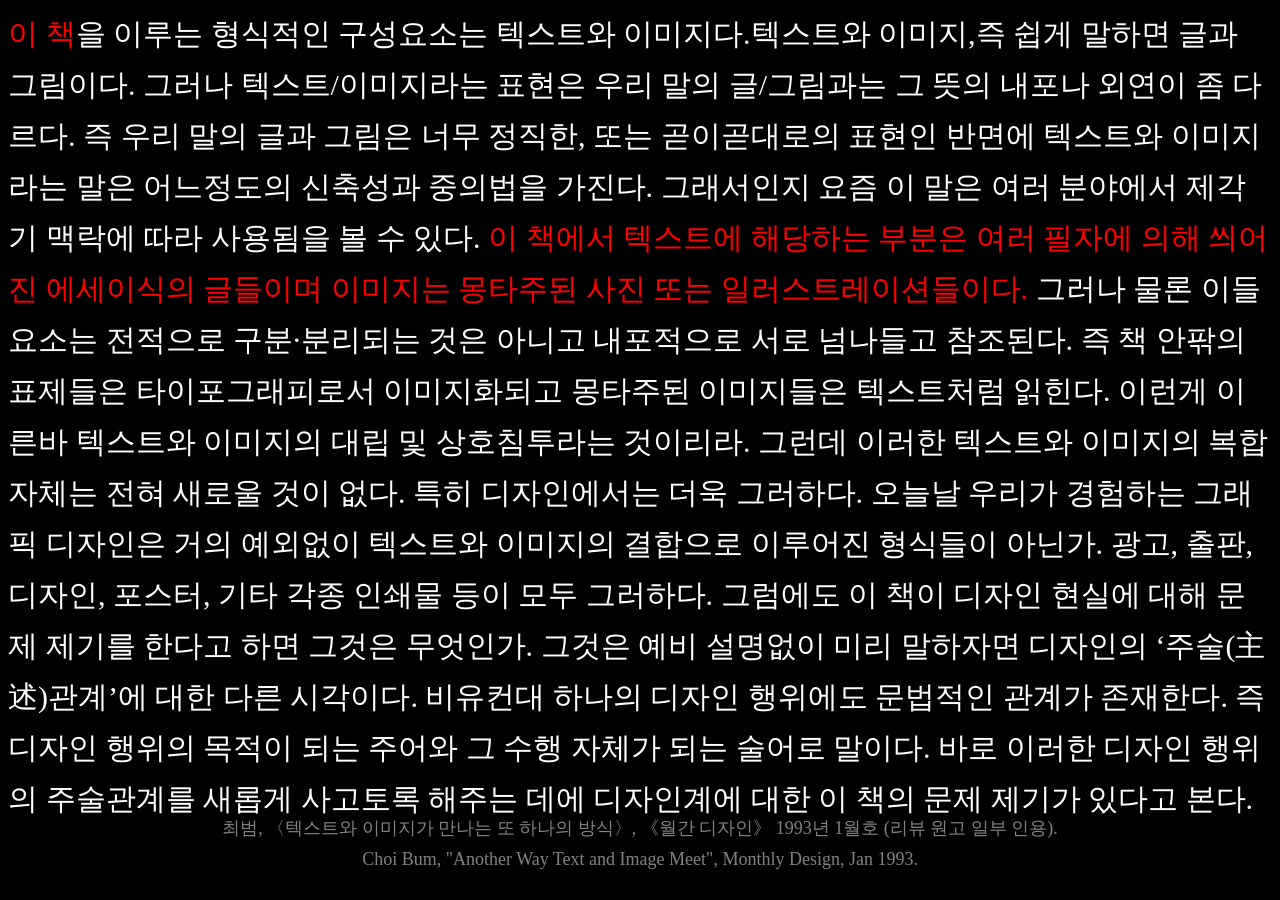
<file: index.html>
<!DOCTYPE html>
<html lang="ko"> 
<head>
	<meta charset="UTF-8">
	<meta name="viewport" content="width=device-width, initial-scale=1.0">
	<title>텍스트와 이미지가 만나는 또 하나의 방식</title>
	<meta name="description" content="텍스트와 이미지가 만나는 또 하나의 방식을 소개합니다.">
	<meta name="keywords" content="텍스트와 이미지가 만나는 또 하나의 방식, 텍스트, 이미지, 최범 비평가">
	<link rel="stylesheet" href="style.css">
</head>

<body>
	<section class="chaibom">
	<p1><a href="book.html">이 책</a>을 이루는 형식적인 구성요소는 텍스트와 이미지다.텍스트와 이미지,즉 쉽게 말하면 글과 그림이다. 그러나 텍스트/이미지라는 표현은 우리 말의 글/그림과는 그 뜻의 내포나 외연이 좀 다르다. 즉 우리 말의 글과 그림은 너무 정직한, 또는 곧이곧대로의 표현인 반면에 텍스트와 이미지라는 말은 어느정도의 신축성과 중의법을 가진다. 그래서인지 요즘 이 말은 여러 분야에서 제각기 맥락에 따라 사용됨을 볼 수 있다. <a href="list.html">이 책에서 텍스트에 해당하는 부분은 여러 필자에 의해 씌어진 에세이식의 글들이며 이미지는 몽타주된 사진 또는 일러스트레이션들이다.</a> 그러나 물론 이들 요소는 전적으로 구분·분리되는 것은 아니고 내포적으로 서로 넘나들고 참조된다. 즉 책 안팎의 표제들은 타이포그래피로서 이미지화되고 몽타주된 이미지들은 텍스트처럼 읽힌다. 이런게 이른바 텍스트와 이미지의 대립 및 상호침투라는 것이리라. 그런데 이러한 텍스트와 이미지의 복합 자체는 전혀 새로울 것이 없다. 특히 디자인에서는 더욱 그러하다. 오늘날 우리가 경험하는 그래픽 디자인은 거의 예외없이 텍스트와 이미지의 결합으로 이루어진 형식들이 아닌가. 광고, 출판, 디자인, 포스터, 기타 각종 인쇄물 등이 모두 그러하다. 그럼에도 이 책이 디자인 현실에 대해 문제 제기를 한다고 하면 그것은 무엇인가. 그것은 예비 설명없이 미리 말하자면 디자인의 ‘주술(主述)관계’에 대한 다른 시각이다. 비유컨대 하나의 디자인 행위에도 문법적인 관계가 존재한다. 즉 디자인 행위의 목적이 되는 주어와 그 수행 자체가 되는 술어로 말이다. 바로 이러한 디자인 행위의 주술관계를 새롭게 사고토록 해주는 데에 디자인계에 대한 이 책의 문제 제기가 있다고 본다.</p1>
	<p2>최범, 〈텍스트와 이미지가 만나는 또 하나의 방식〉, 《월간 디자인》 1993년 1월호 (리뷰 원고 일부 인용).</p2>
	<p3>Choi Bum, "Another Way Text and Image Meet", Monthly Design, Jan 1993.</p3>
	</section>
</body>
</html>
</file>
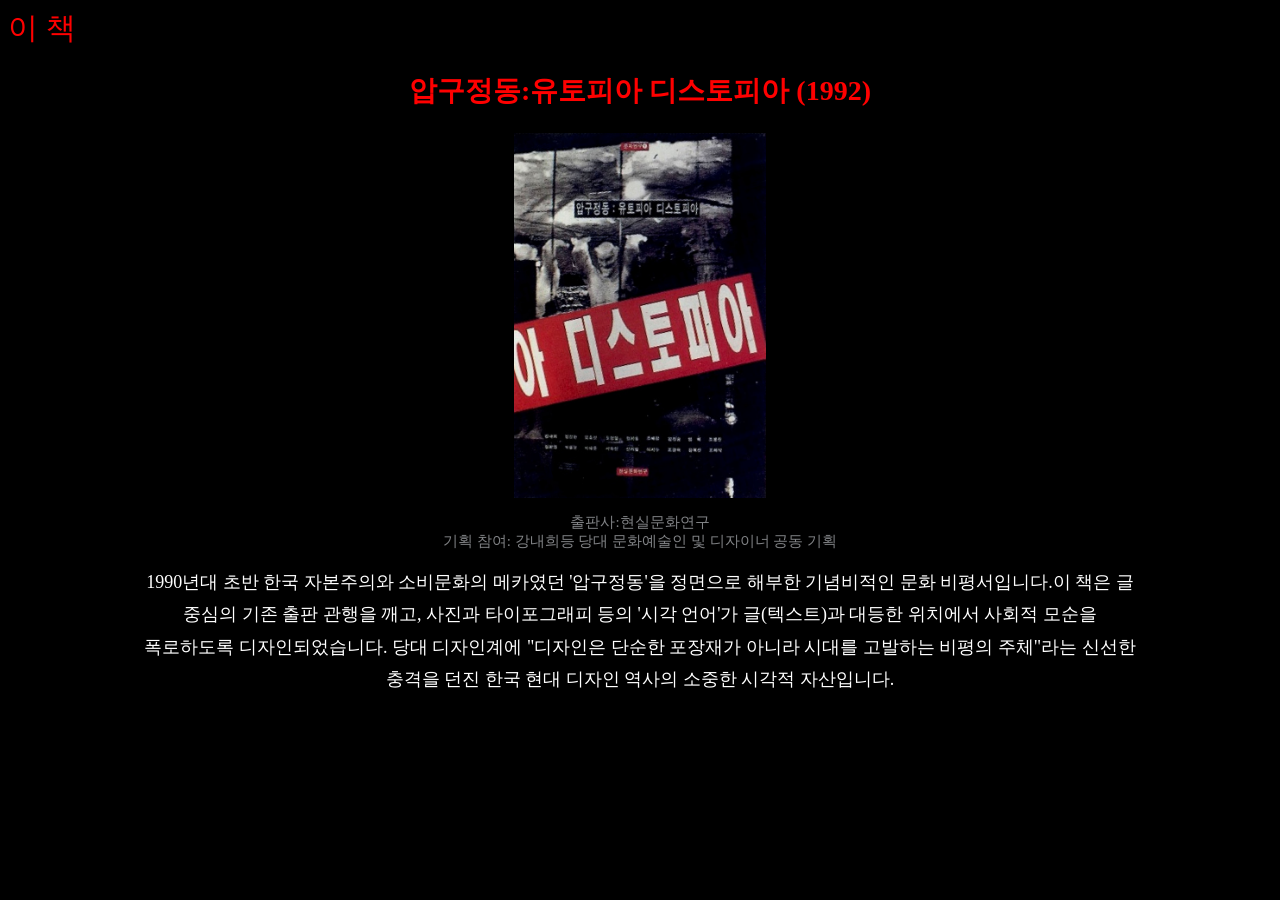
<file: book.html>
<!DOCTYPE html>
<html lang="ko"> 
<head>
	<meta charset="UTF-8">
	<meta name="viewport" content="width=device-width, initial-scale=1.0">
	<title>압구정동:유토피아 디스토피아</title>
	<meta name="description" content="압구정동:유토피아 디스토피아 페이지입니다.">
	<meta name="keywords" content="압구정동:유토피아 디스토피아">
	<link rel="stylesheet" href="style.css">
</head>
<body>
	<section class="this"> 이 책
</section>
	<section class="book">
		<h2>압구정동:유토피아 디스토피아 (1992)</h2>
		<img src="cover.jpg" alt="책표지">
</section>
	<section class="publisher">
		<p>출판사:현실문화연구<br>
			기획 참여: 강내희등 당대 문화예술인 및 디자이너 공동 기획</p>
	</section>
	<section class="des">
	1990년대 초반 한국 자본주의와 소비문화의 메카였던 '압구정동'을 정면으로 해부한 기념비적인 문화 비평서입니다.이 책은 글 중심의 기존 출판 관행을 깨고, 사진과 타이포그래피 등의 '시각 언어'가 글(텍스트)과 대등한 위치에서 사회적 모순을 폭로하도록 디자인되었습니다. 당대 디자인계에 "디자인은 단순한 포장재가 아니라 시대를 고발하는 비평의 주체"라는 신선한 충격을 던진 한국 현대 디자인 역사의 소중한 시각적 자산입니다.
	</section>
</body>
</html>
</file>
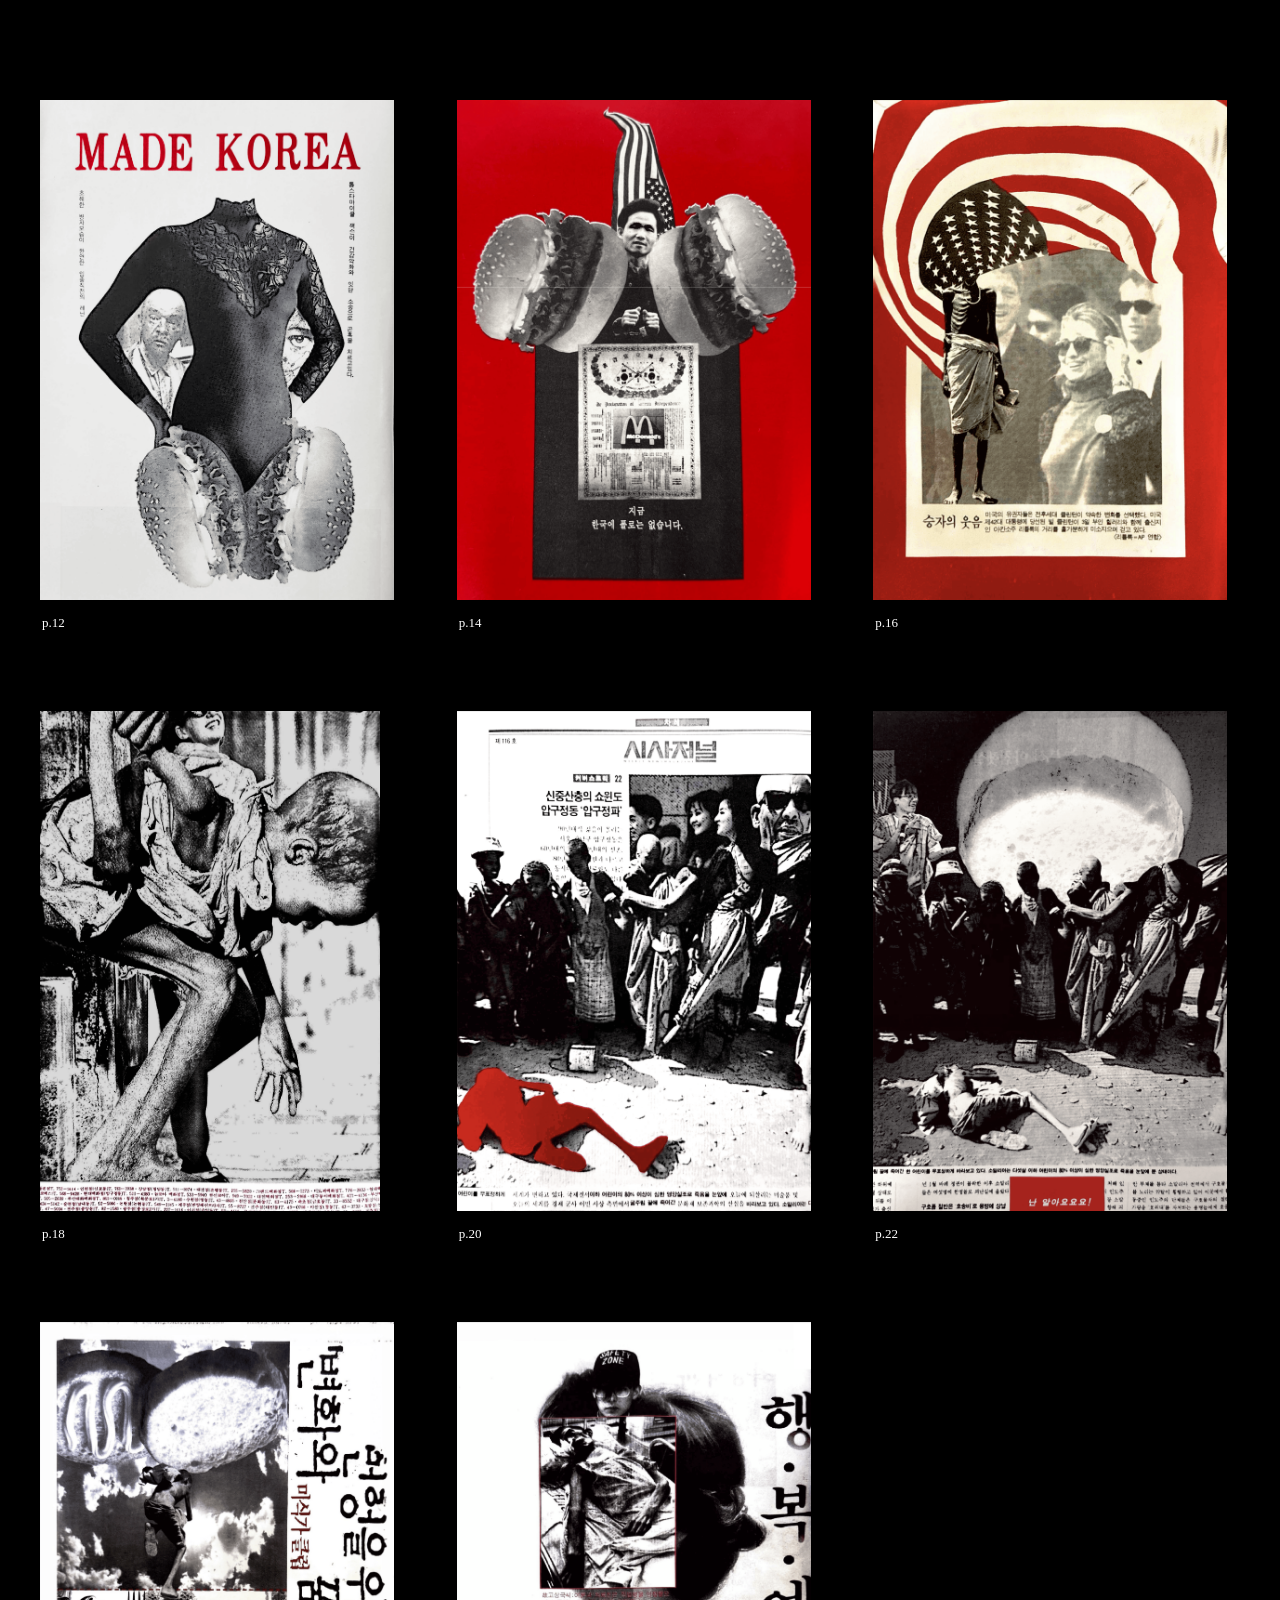
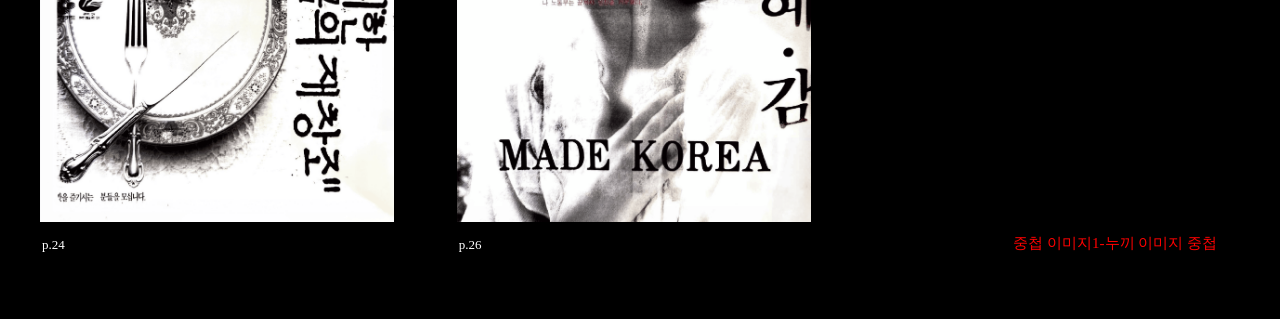
<file: overlap1.html>
<!DOCTYPE html>
<html lang="ko"> 
<head>
	<meta charset="UTF-8">
	<meta name="viewport" content="width=device-width, initial-scale=1.0">
	<title>중첩 이미지1-누끼 이미지 중첩</title>
	<meta name="description" content="중첩 이미지1-누끼 이미지 중첩 페이지입니다.">
	<meta name="keywords" content="중첩 이미지1-누끼 이미지 중첩">
	<link rel="stylesheet" href="style.css">
</head>
<body class="overlap1-page">

	<!-- <div class="overlay"></div> -->
    <div class="overlap1-grid-container">
        
        <div class="overlap1-grid-item">
            <div class="overlap1-img-box"><img src="p12.png" alt="p.12"></div>
            <p class="overlap1-caption">p.12</p>
        </div>
         <div class="overlap1-grid-item">
            <div class="overlap1-img-box"><img src="p14.png" alt="p.12"></div>
            <p class="overlap1-caption">p.14</p>
        </div>
        <div class="overlap1-grid-item">
            <div class="overlap1-img-box"><img src="p16.png" alt="p.12"></div>
            <p class="overlap1-caption">p.16</p>
        </div>
         <div class="overlap1-grid-item">
            <div class="overlap1-img-box"><img src="p18.png" alt="p.12"></div>
            <p class="overlap1-caption">p.18</p>
        </div>
         <div class="overlap1-grid-item">
            <div class="overlap1-img-box"><img src="p20.png" alt="p.12"></div>
            <p class="overlap1-caption">p.20</p>
        </div>
         <div class="overlap1-grid-item">
            <div class="overlap1-img-box"><img src="p22.png" alt="p.12"></div>
            <p class="overlap1-caption">p.22</p>
        </div>
         <div class="overlap1-grid-item">
            <div class="overlap1-img-box"><img src="p24.png" alt="p.12"></div>
            <p class="overlap1-caption">p.24</p>
        </div>
         <div class="overlap1-grid-item">
            <div class="overlap1-img-box"><img src="p26.png" alt="p.12"></div>
            <p class="overlap1-caption">p.26</p>
        </div>

        <div class="overlap1-grid-item">
        <div class="overlap1-img-box"></div> 
    
    <p class="overlap1-caption point-color">중첩 이미지1-누끼 이미지 중첩</p>
    </div>
</body>
</html>
</file>
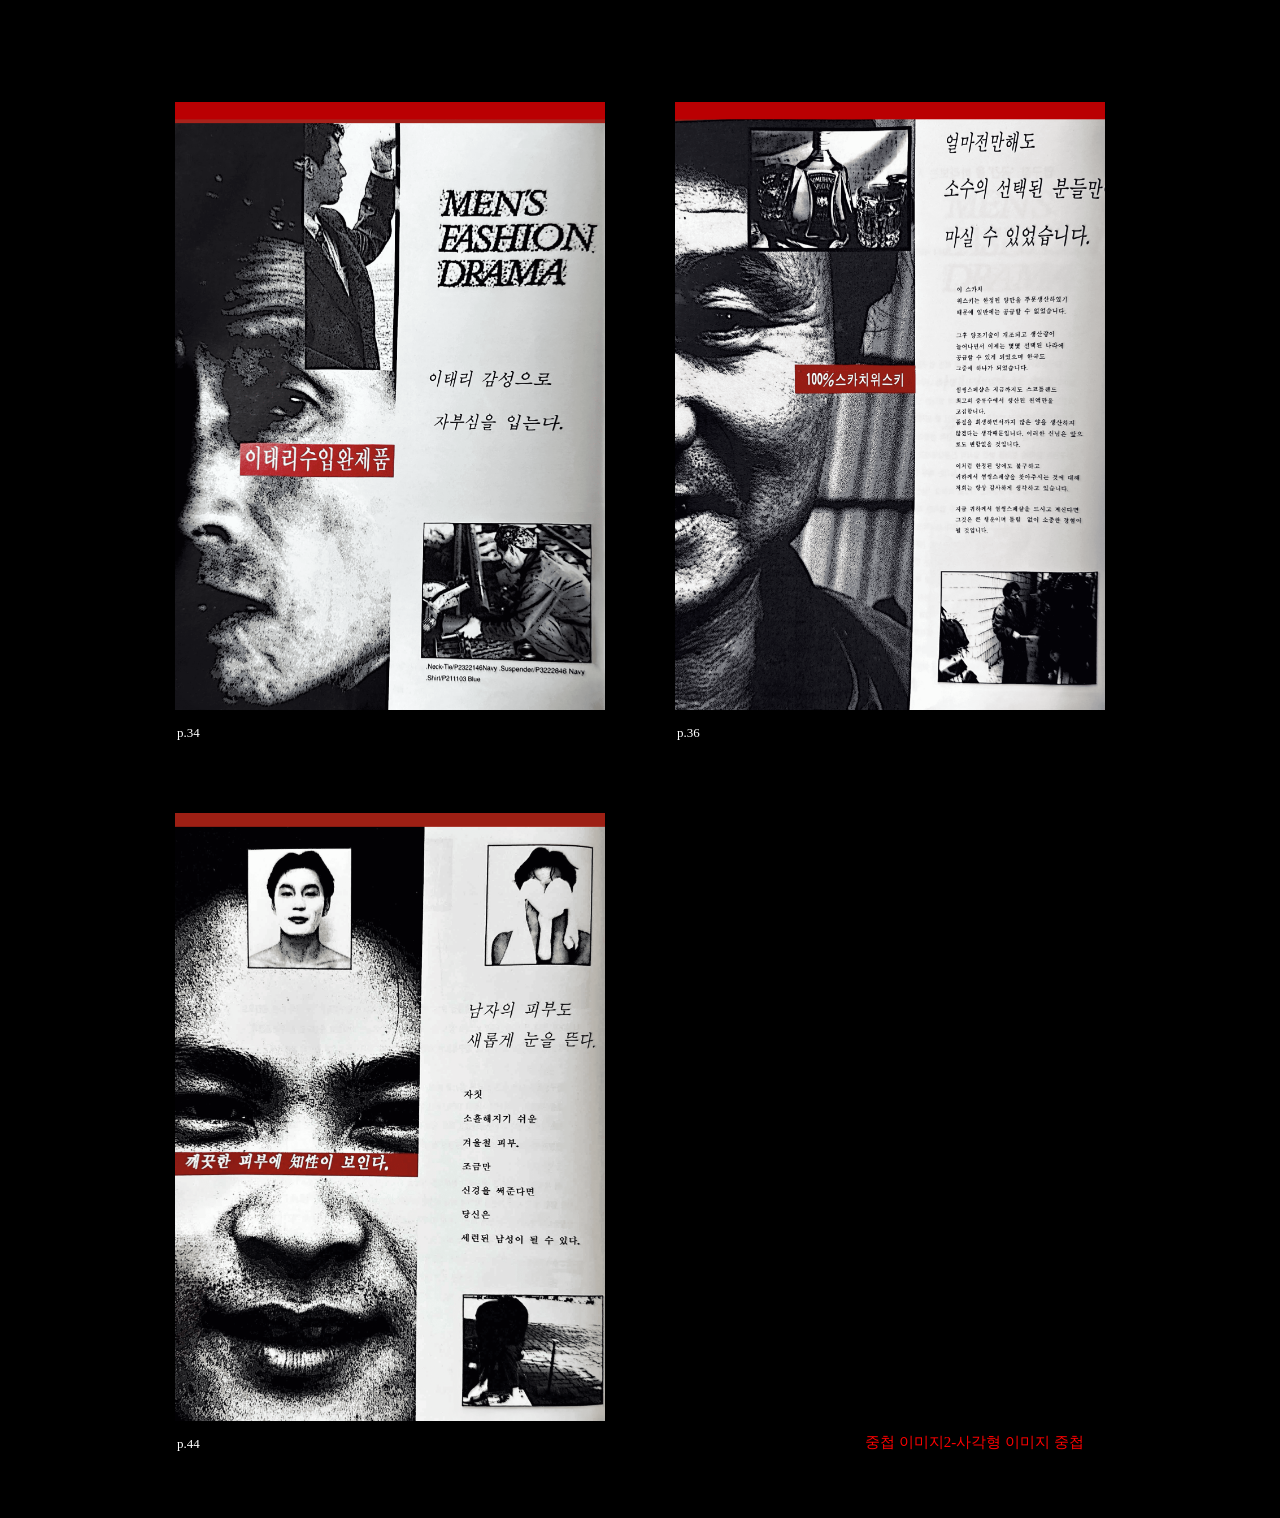
<file: overlap2.html>
<!DOCTYPE html>
<html lang="ko"> 
<head>
	<meta charset="UTF-8">
	<meta name="viewport" content="width=device-width, initial-scale=1.0">
	<title>중첩 이미지2-사각형 이미지 중첩</title>
	<meta name="description" content="중첩 이미지2-사각형 이미지 중첩 페이지입니다.">
	<meta name="keywords" content="중첩 이미지2-사각형 이미지 중첩">
	<link rel="stylesheet" href="style.css">
</head>
<body class="overlap2-page">

	<!-- <div class="overlay"></div> -->
    <div class="overlap2-grid-container">
        
        <div class="overlap2-grid-item">
            <div class="overlap2-img-box"><img src="pp34.png" alt="p.12"></div>
            <p class="overlap2-caption">p.34</p>
        </div>
        <div class="overlap2-grid-item">
            <div class="overlap2-img-box"><img src="pp36.png" alt="p.12"></div>
            <p class="overlap2-caption">p.36</p>
        </div>
        <div class="overlap2-grid-item">
            <div class="overlap2-img-box"><img src="p44.png" alt="p.12"></div>
            <p class="overlap2-caption">p.44</p>
        </div>


<div class="overlap2-grid-item">
        <div class="overlap2-img-box"></div> 
    
    <p class="overlap2-caption point-color">중첩 이미지2-사각형 이미지 중첩</p>
    </div>
</body>
</html>
</file>
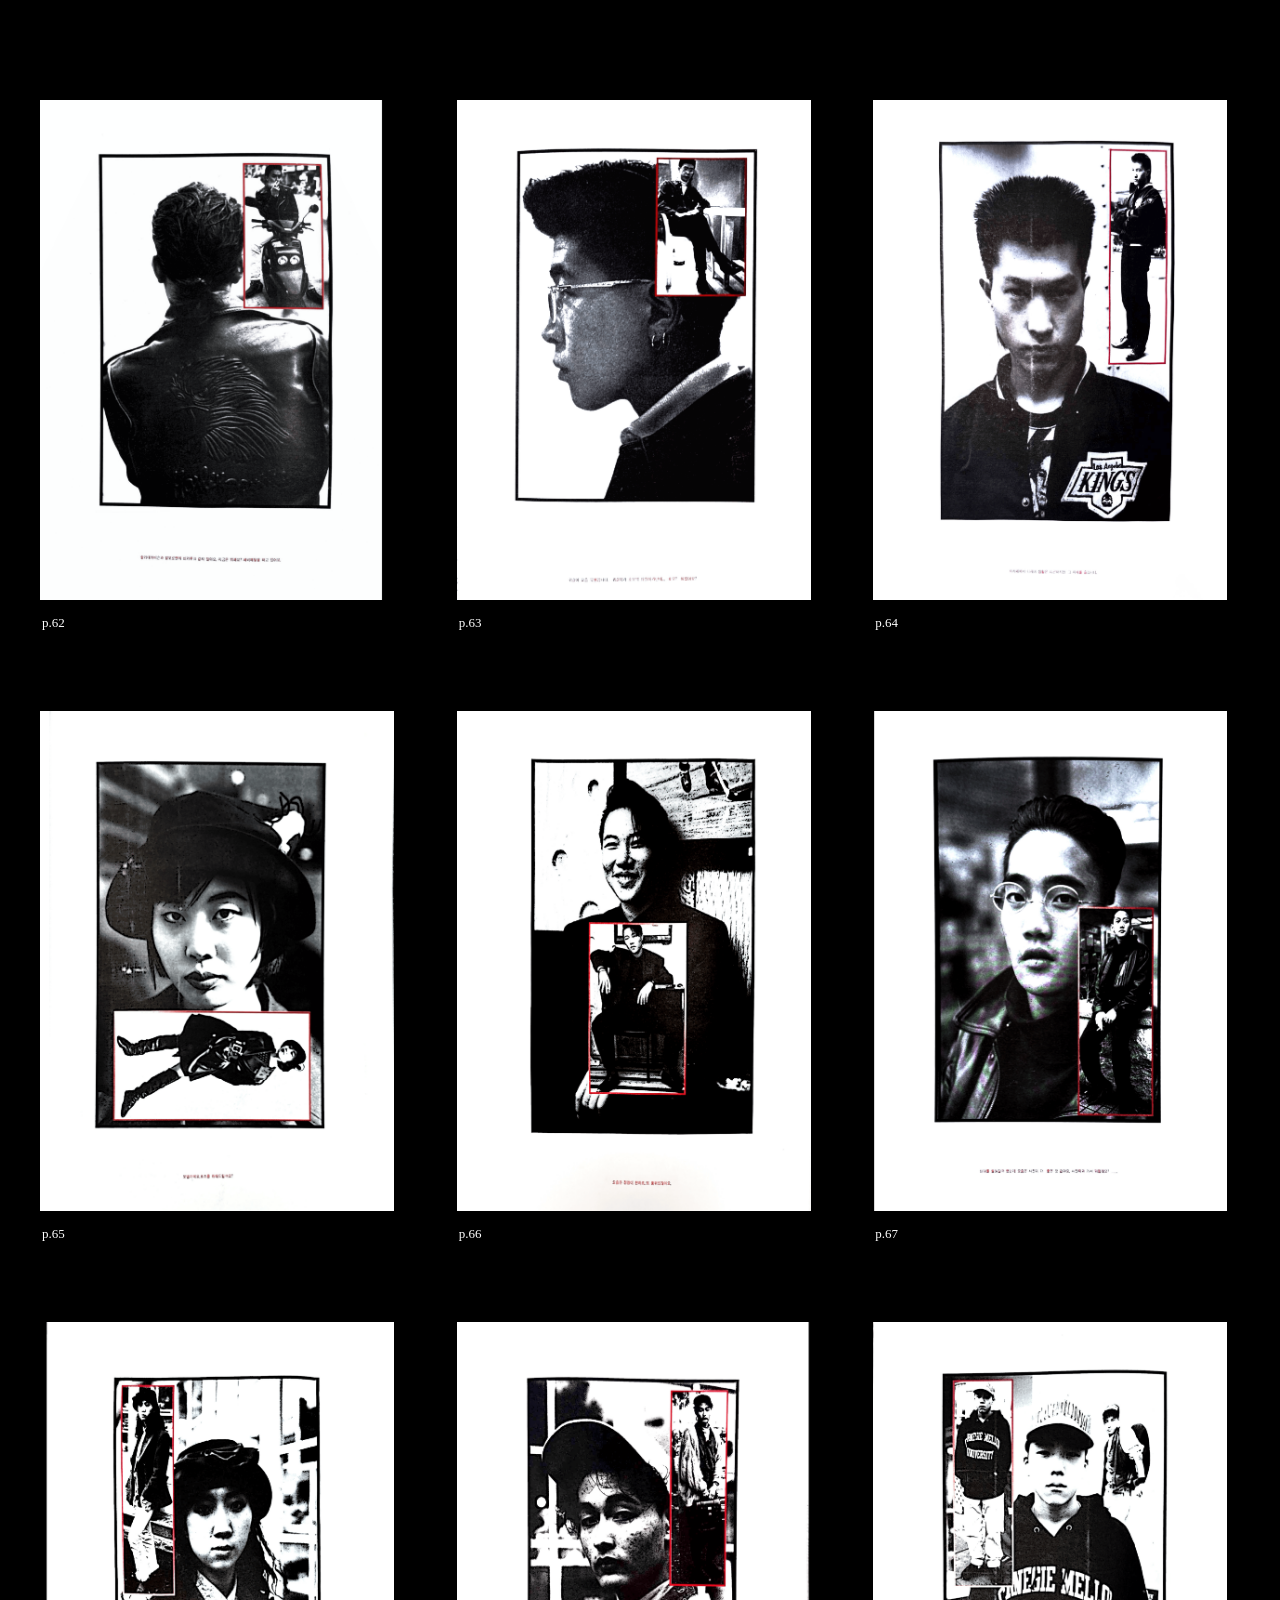
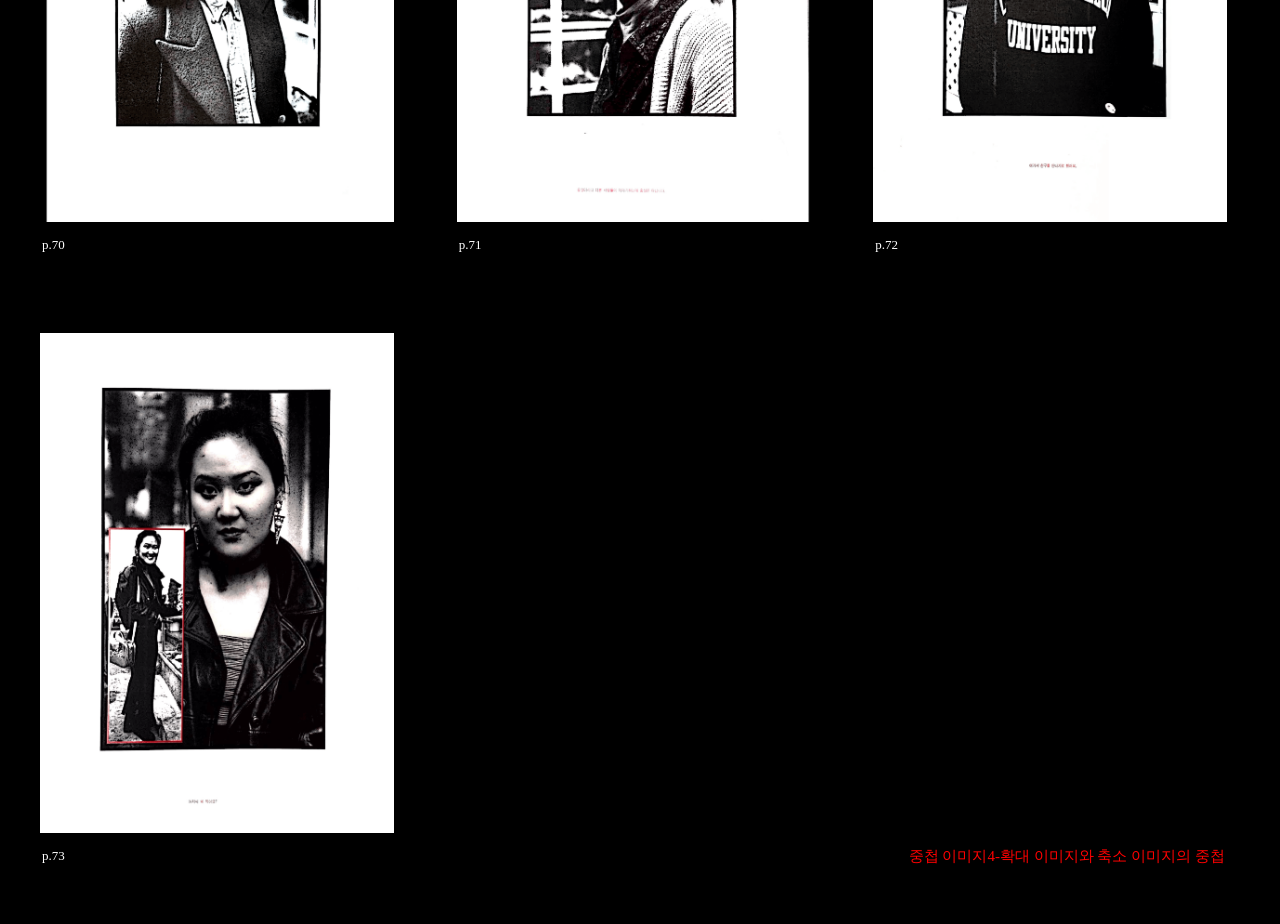
<file: overlap4.html>
<!DOCTYPE html>
<html lang="ko"> 
<head>
	<meta charset="UTF-8">
	<meta name="viewport" content="width=device-width, initial-scale=1.0">
	<title>중첩 이미지4-확대 이미지와 축소 이미지의 중첩</title>
	<meta name="description" content="중첩 이미지4-확대 이미지와 축소 이미지의 중첩 페이지입니다.">
	<meta name="keywords" content="중첩 이미지4-확대 이미지와 축소 이미지의 중첩">
	<link rel="stylesheet" href="style.css">
</head>
<body class="overlap4-page">

	<!-- <div class="overlay"></div> -->
    <div class="overlap4-grid-container">
        
        <div class="overlap4-grid-item">
            <div class="overlap4-img-box"><img src="p62.png" alt="p.12"></div>
            <p class="overlap4-caption">p.62</p>
        </div>
        <div class="overlap4-grid-item">
            <div class="overlap4-img-box"><img src="p63.png" alt="p.12"></div>
            <p class="overlap4-caption">p.63</p>
        </div>
        <div class="overlap4-grid-item">
            <div class="overlap4-img-box"><img src="p64.png" alt="p.12"></div>
            <p class="overlap4-caption">p.64</p>
        </div>
        <div class="overlap4-grid-item">
            <div class="overlap4-img-box"><img src="p65.png" alt="p.12"></div>
            <p class="overlap4-caption">p.65</p>
        </div>
        <div class="overlap4-grid-item">
            <div class="overlap4-img-box"><img src="p66.png" alt="p.12"></div>
            <p class="overlap4-caption">p.66</p>
        </div>
        <div class="overlap4-grid-item">
            <div class="overlap4-img-box"><img src="p67.png" alt="p.12"></div>
            <p class="overlap4-caption">p.67</p>
        </div>
        <div class="overlap4-grid-item">
            <div class="overlap4-img-box"><img src="p70.png" alt="p.12"></div>
            <p class="overlap4-caption">p.70</p>
        </div>
        <div class="overlap4-grid-item">
            <div class="overlap4-img-box"><img src="p71.png" alt="p.12"></div>
            <p class="overlap4-caption">p.71</p>
        </div>
        <div class="overlap4-grid-item">
            <div class="overlap4-img-box"><img src="p72.png" alt="p.12"></div>
            <p class="overlap4-caption">p.72</p>
        </div>
        <div class="overlap4-grid-item">
            <div class="overlap4-img-box"><img src="p73.png" alt="p.12"></div>
            <p class="overlap4-caption">p.73</p>
        </div>


        <div class="overlap4-grid-item">
        <div class="overlap4-img-box"></div> 
    
    <p class="overlap4-caption point-color">중첩 이미지4-확대 이미지와 축소 이미지의 중첩</p>
</body>
</html>
</file>
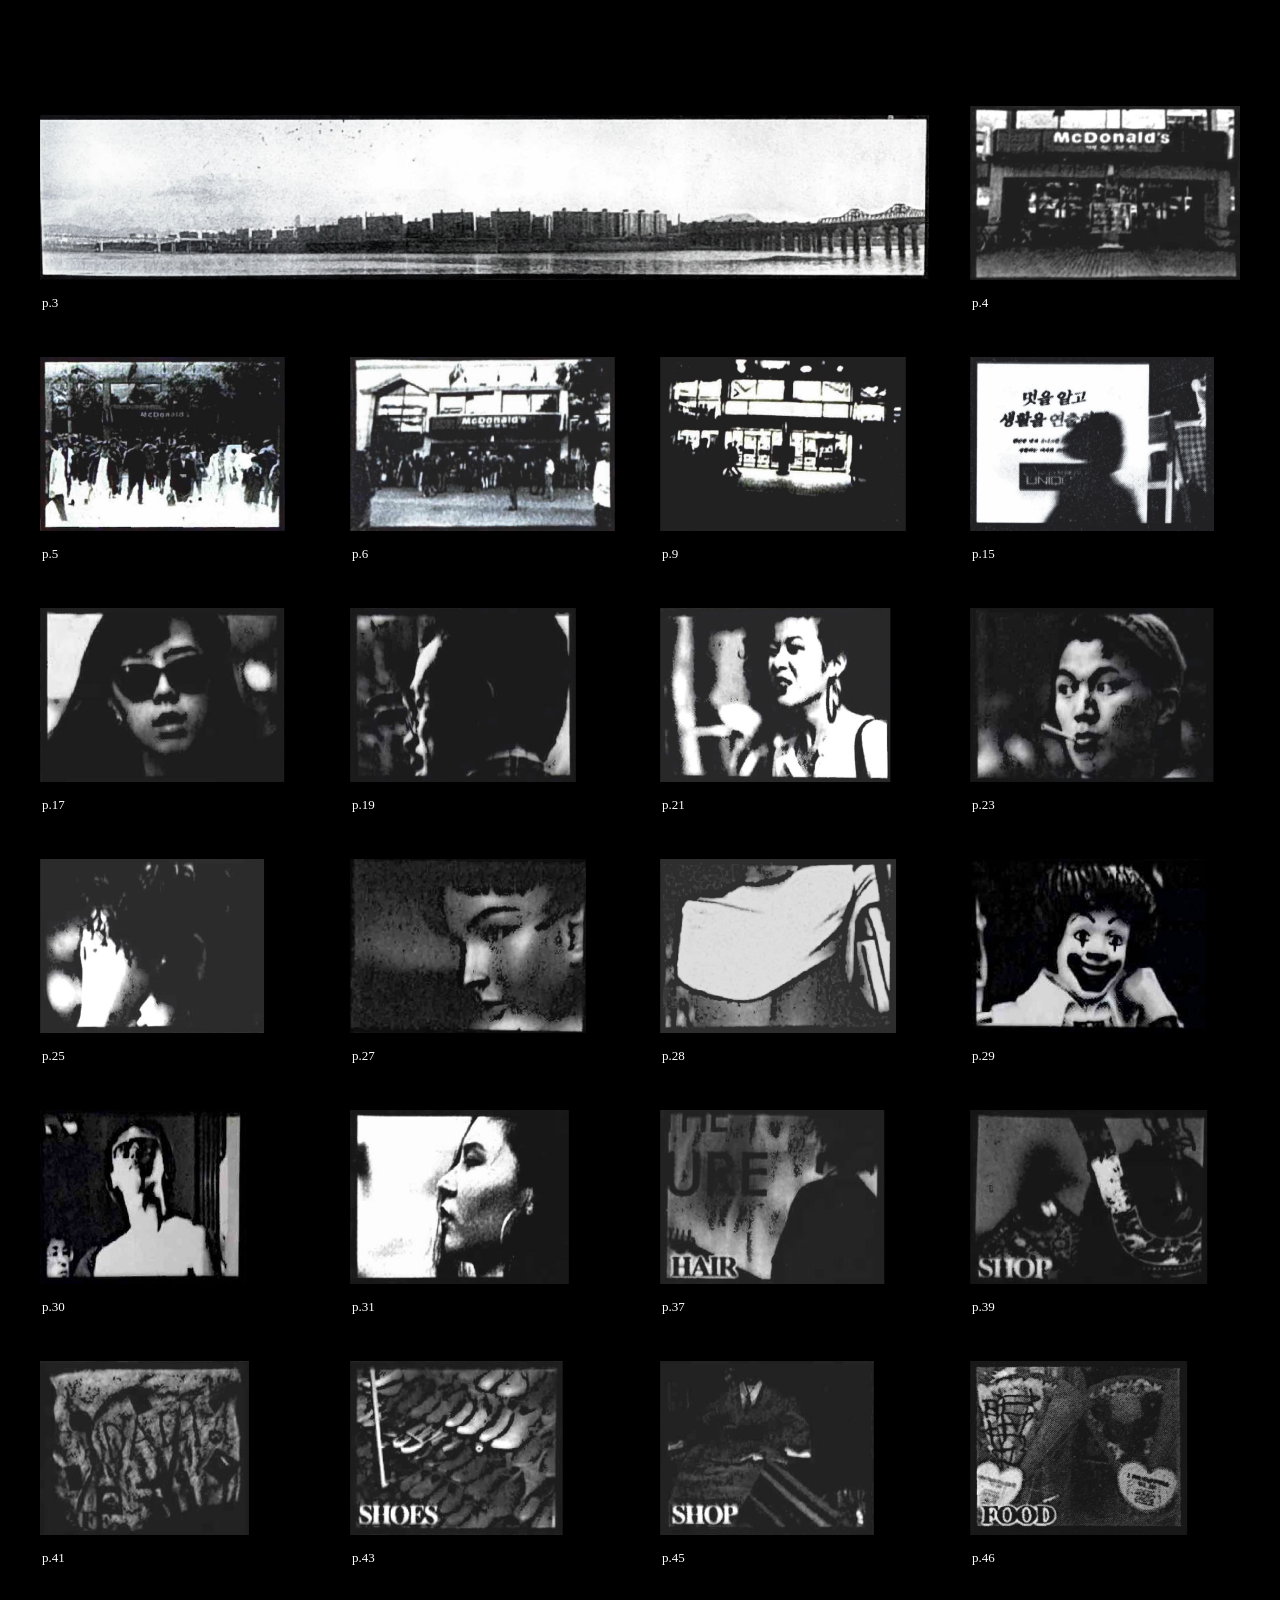
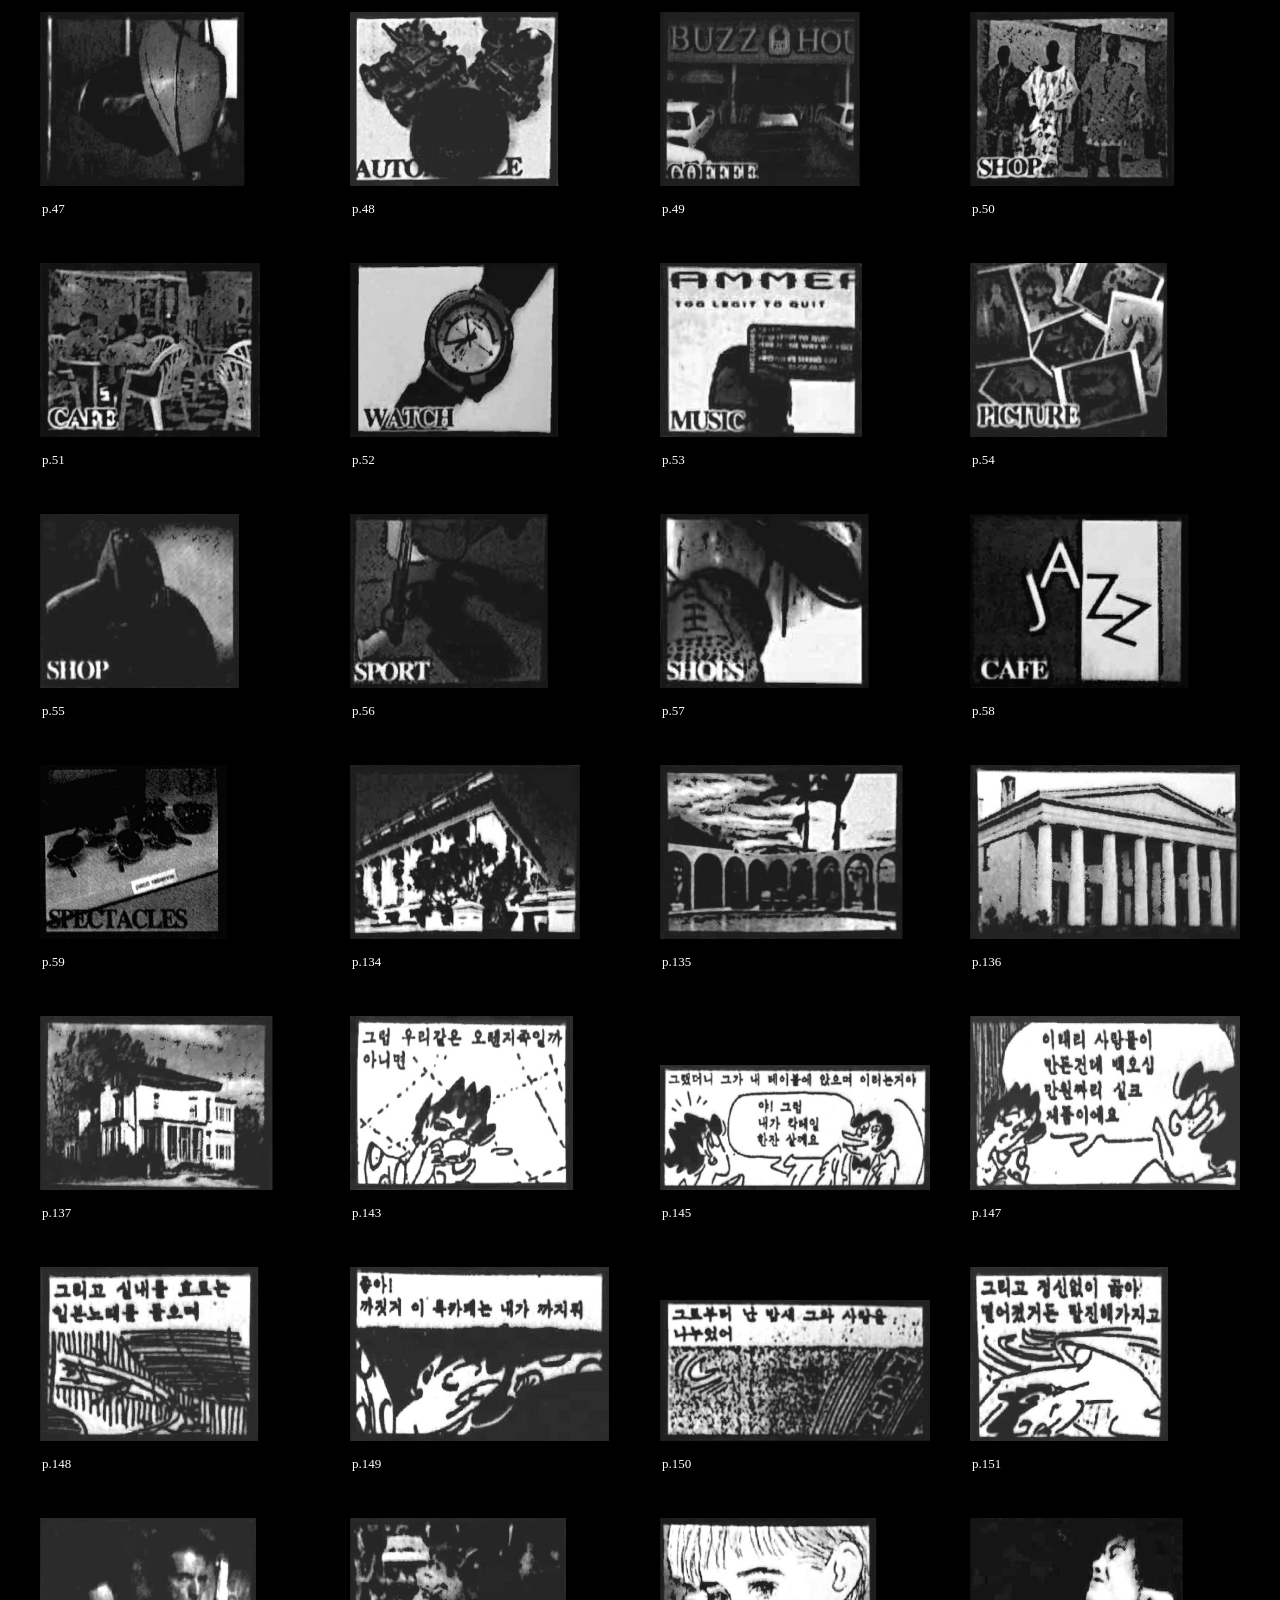
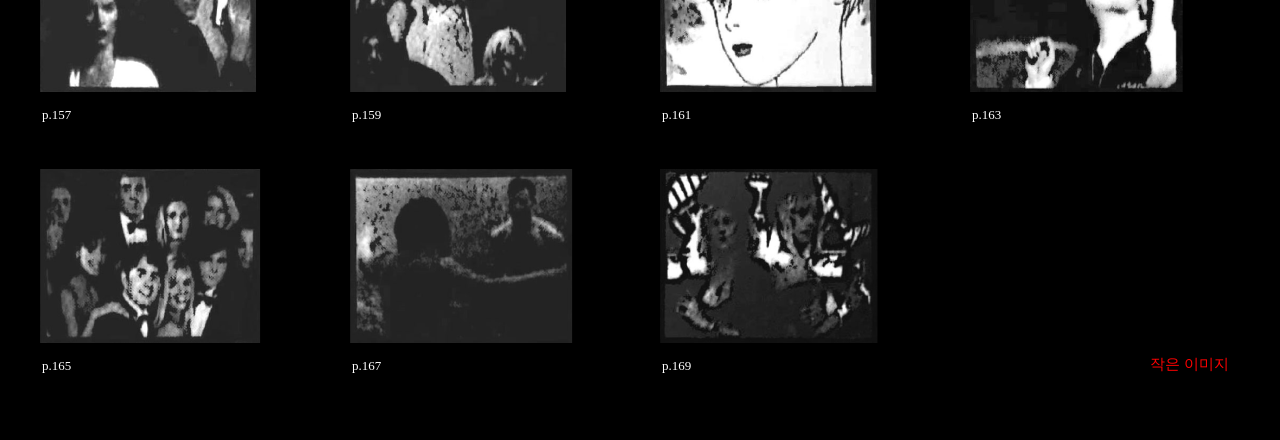
<file: small.html>
<!DOCTYPE html>
<html lang="ko"> 
<head>
	<meta charset="UTF-8">
	<meta name="viewport" content="width=device-width, initial-scale=1.0">
	<title>작은 이미지</title>
	<meta name="description" content="작은 이미지 페이지입니다.">
	<meta name="keywords" content="작은 이미지">
	<link rel="stylesheet" href="style.css">
</head>
<body class="small-page">

    <!-- <div class="overlay"></div> -->
    <div class="small-grid-container">
        
        <div class="small-grid-item wide-item">
            <div class="small-img-box"><img src="p3.png" alt="p.3"></div>
            <p class="small-caption">p.3</p>
        </div>
        <div class="small-grid-item">
            <div class="small-img-box"><img src="pp4.png" alt="p.4"></div>
            <p class="small-caption">p.4</p>
        </div>
        <div class="small-grid-item">
            <div class="small-img-box"><img src="p5.png" alt="p.4"></div>
            <p class="small-caption">p.5</p>
        </div>
         <div class="small-grid-item">
            <div class="small-img-box"><img src="p6.png" alt="p.4"></div>
            <p class="small-caption">p.6</p>
        </div>
         <div class="small-grid-item">
            <div class="small-img-box"><img src="p9.png" alt="p.4"></div>
            <p class="small-caption">p.9</p>
        </div>
         <div class="small-grid-item">
            <div class="small-img-box"><img src="p15.png" alt="p.4"></div>
            <p class="small-caption">p.15</p>
        </div>
         <div class="small-grid-item">
            <div class="small-img-box"><img src="p17.png" alt="p.4"></div>
            <p class="small-caption">p.17</p>
        </div>
        <div class="small-grid-item">
            <div class="small-img-box"><img src="p19.png" alt="p.4"></div>
            <p class="small-caption">p.19</p>
        </div>
        <div class="small-grid-item">
            <div class="small-img-box"><img src="p21.png" alt="p.4"></div>
            <p class="small-caption">p.21</p>
        </div>
         <div class="small-grid-item">
            <div class="small-img-box"><img src="p23.png" alt="p.4"></div>
            <p class="small-caption">p.23</p>
        </div>
         <div class="small-grid-item">
            <div class="small-img-box"><img src="p25.png" alt="p.4"></div>
            <p class="small-caption">p.25</p>
        </div>
        <div class="small-grid-item">
            <div class="small-img-box"><img src="p27.png" alt="p.4"></div>
            <p class="small-caption">p.27</p>
        </div>
        <div class="small-grid-item">
            <div class="small-img-box"><img src="p28.png" alt="p.4"></div>
            <p class="small-caption">p.28</p>
        </div>
        <div class="small-grid-item">
            <div class="small-img-box"><img src="p29.png" alt="p.4"></div>
            <p class="small-caption">p.29</p>
        </div>
        <div class="small-grid-item">
            <div class="small-img-box"><img src="p30.png" alt="p.4"></div>
            <p class="small-caption">p.30</p>
        </div>
        <div class="small-grid-item">
            <div class="small-img-box"><img src="p31.png" alt="p.4"></div>
            <p class="small-caption">p.31</p>
        </div>
        <div class="small-grid-item">
            <div class="small-img-box"><img src="p37.png" alt="p.4"></div>
            <p class="small-caption">p.37</p>
        </div>
        <div class="small-grid-item">
            <div class="small-img-box"><img src="p39.png" alt="p.4"></div>
            <p class="small-caption">p.39</p>
        </div>
        <div class="small-grid-item">
            <div class="small-img-box"><img src="p41.png" alt="p.4"></div>
            <p class="small-caption">p.41</p>
        </div>
        <div class="small-grid-item">
            <div class="small-img-box"><img src="p43.png" alt="p.4"></div>
            <p class="small-caption">p.43</p>
        </div>
        <div class="small-grid-item">
            <div class="small-img-box"><img src="p45.png" alt="p.4"></div>
            <p class="small-caption">p.45</p>
        </div>
        <div class="small-grid-item">
            <div class="small-img-box"><img src="p46.png" alt="p.4"></div>
            <p class="small-caption">p.46</p>
        </div>
        <div class="small-grid-item">
            <div class="small-img-box"><img src="p47.png" alt="p.4"></div>
            <p class="small-caption">p.47</p>
        </div>
        <div class="small-grid-item">
            <div class="small-img-box"><img src="p48.png" alt="p.4"></div>
            <p class="small-caption">p.48</p>
        </div>
        <div class="small-grid-item">
            <div class="small-img-box"><img src="p49.png" alt="p.4"></div>
            <p class="small-caption">p.49</p>
        </div>
        <div class="small-grid-item">
            <div class="small-img-box"><img src="p50.png" alt="p.4"></div>
            <p class="small-caption">p.50</p>
        </div>
        <div class="small-grid-item">
            <div class="small-img-box"><img src="p51.png" alt="p.4"></div>
            <p class="small-caption">p.51</p>
        </div>
        <div class="small-grid-item">
            <div class="small-img-box"><img src="p52.png" alt="p.4"></div>
            <p class="small-caption">p.52</p>
        </div>
        <div class="small-grid-item">
            <div class="small-img-box"><img src="p53.png" alt="p.4"></div>
            <p class="small-caption">p.53</p>
        </div>
        <div class="small-grid-item">
            <div class="small-img-box"><img src="p54.png" alt="p.4"></div>
            <p class="small-caption">p.54</p>
        </div>
        <div class="small-grid-item">
            <div class="small-img-box"><img src="p55.png" alt="p.4"></div>
            <p class="small-caption">p.55</p>
        </div>
        <div class="small-grid-item">
            <div class="small-img-box"><img src="p56.png" alt="p.4"></div>
            <p class="small-caption">p.56</p>
        </div>
        <div class="small-grid-item">
            <div class="small-img-box"><img src="p57.png" alt="p.4"></div>
            <p class="small-caption">p.57</p>
        </div>
        <div class="small-grid-item">
            <div class="small-img-box"><img src="p58.png" alt="p.4"></div>
            <p class="small-caption">p.58</p>
        </div>
        <div class="small-grid-item">
            <div class="small-img-box"><img src="p59.png" alt="p.4"></div>
            <p class="small-caption">p.59</p>
        </div>
        <div class="small-grid-item">
            <div class="small-img-box"><img src="p134.png" alt="p.4"></div>
            <p class="small-caption">p.134</p>
        </div>
        <div class="small-grid-item">
            <div class="small-img-box"><img src="p135.png" alt="p.4"></div>
            <p class="small-caption">p.135</p>
        </div>
        <div class="small-grid-item">
            <div class="small-img-box"><img src="p136.png" alt="p.4"></div>
            <p class="small-caption">p.136</p>
        </div>
        <div class="small-grid-item">
            <div class="small-img-box"><img src="p137.png" alt="p.4"></div>
            <p class="small-caption">p.137</p>
        </div>
        <div class="small-grid-item">
            <div class="small-img-box"><img src="p143.png" alt="p.4"></div>
            <p class="small-caption">p.143</p>
        </div>
        <div class="small-grid-item">
            <div class="small-img-box"><img src="p145.png" alt="p.4"></div>
            <p class="small-caption">p.145</p>
        </div>
        <div class="small-grid-item">
            <div class="small-img-box"><img src="p147.png" alt="p.4"></div>
            <p class="small-caption">p.147</p>
        </div>
        <div class="small-grid-item">
            <div class="small-img-box"><img src="p148.png" alt="p.4"></div>
            <p class="small-caption">p.148</p>
        </div>
        <div class="small-grid-item">
            <div class="small-img-box"><img src="p149.png" alt="p.4"></div>
            <p class="small-caption">p.149</p>
        </div>
        <div class="small-grid-item">
            <div class="small-img-box"><img src="p150.png" alt="p.4"></div>
            <p class="small-caption">p.150</p>
        </div>
        <div class="small-grid-item">
            <div class="small-img-box"><img src="p151.png" alt="p.4"></div>
            <p class="small-caption">p.151</p>
        </div>
        <div class="small-grid-item">
            <div class="small-img-box"><img src="p157.png" alt="p.4"></div>
            <p class="small-caption">p.157</p>
        </div>
        <div class="small-grid-item">
            <div class="small-img-box"><img src="p159.png" alt="p.4"></div>
            <p class="small-caption">p.159</p>
        </div>
        <div class="small-grid-item">
            <div class="small-img-box"><img src="p161.png" alt="p.4"></div>
            <p class="small-caption">p.161</p>
        </div>
        <div class="small-grid-item">
            <div class="small-img-box"><img src="p163.png" alt="p.4"></div>
            <p class="small-caption">p.163</p>
        </div>
        <div class="small-grid-item">
            <div class="small-img-box"><img src="p165.png" alt="p.4"></div>
            <p class="small-caption">p.165</p>
        </div>
        <div class="small-grid-item">
            <div class="small-img-box"><img src="p167.png" alt="p.4"></div>
            <p class="small-caption">p.167</p>
        </div>
        <div class="small-grid-item">
            <div class="small-img-box"><img src="p169.png" alt="p.4"></div>
            <p class="small-caption">p.169</p>
        </div>

        <div class="small-grid-item">
    	<div class="small-img-box"></div> 
    
    <p class="small-caption point-color">작은 이미지</p>
</div>
</body>
</html>
</file>
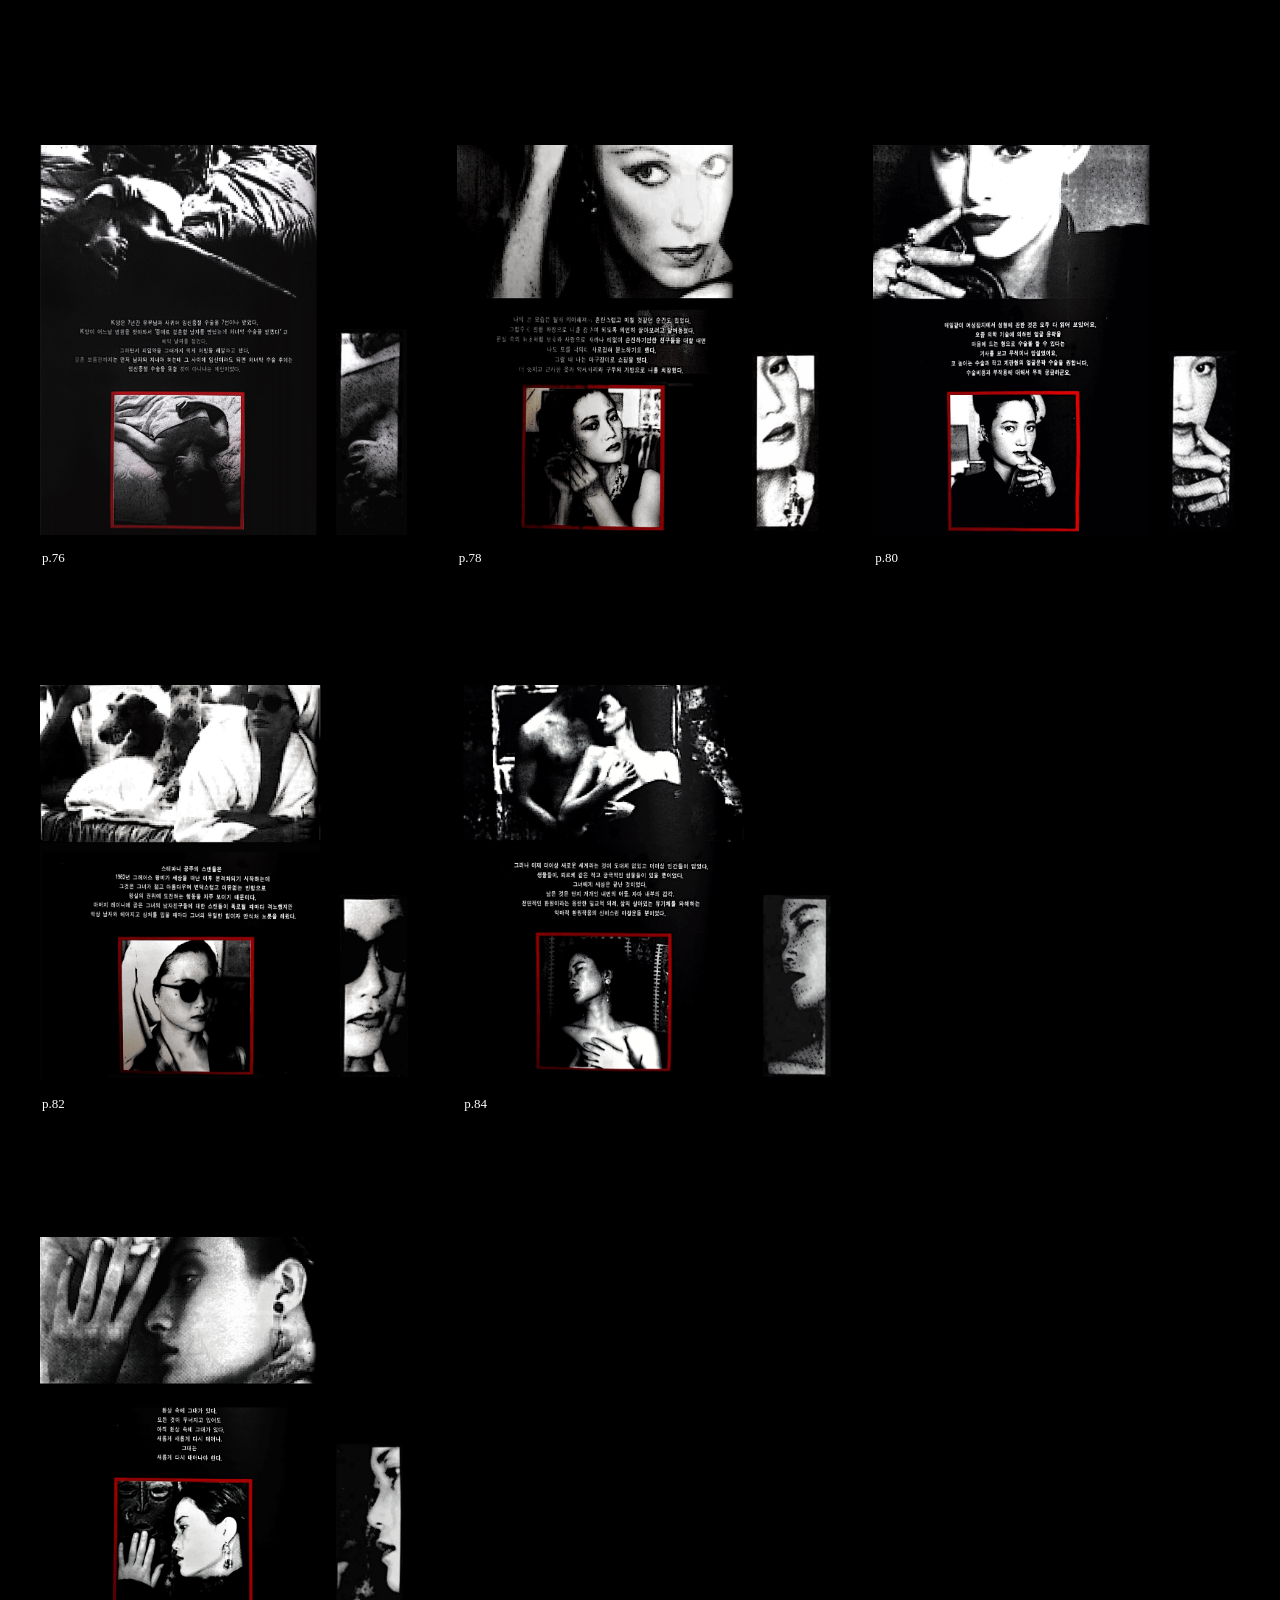
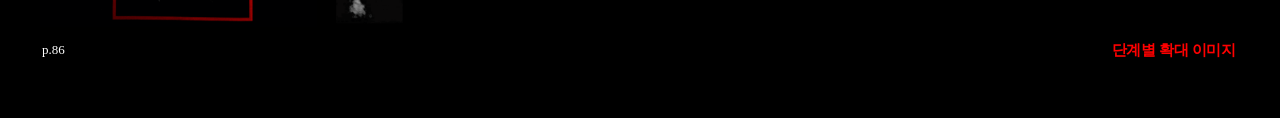
<file: stepzoom.html>
<!DOCTYPE html>
<html lang="ko"> 
<head>
	<meta charset="UTF-8">
	<meta name="viewport" content="width=device-width, initial-scale=1.0">
	<title>단계별 확대 이미지</title>
	<meta name="description" content="단계별 확대 이미지 페이지입니다.">
	<meta name="keywords" content="단계별 확대 이미지">
	<link rel="stylesheet" href="style.css">
</head>
<body class="stepzoom-page">

	<div class="stepzoom-grid-container">

        <div class="stepzoom-row row-three">
            <div class="stepzoom-grid-item">
                <div class="stepzoom-img-box"><img src="p76.png" alt="p.12"></div>
                <p class="stepzoom-caption">p.76</p>
            </div>
            <div class="stepzoom-grid-item">
                <div class="stepzoom-img-box"><img src="p78.png" alt="p.12"></div>
                <p class="stepzoom-caption">p.78</p>
            </div>
            <div class="stepzoom-grid-item">
                <div class="stepzoom-img-box"><img src="p80.png" alt="p.12"></div>
                <p class="stepzoom-caption">p.80</p>
            </div>
        </div>

        <div class="stepzoom-row row-two">
            <div class="stepzoom-grid-item">
                <div class="stepzoom-img-box"><img src="p82.png" alt="p.12"></div>
                <p class="stepzoom-caption">p.82</p>
            </div>
            <div class="stepzoom-grid-item">
                <div class="stepzoom-img-box"><img src="p84.png" alt="p.12"></div>
                <p class="stepzoom-caption">p.84</p>
            </div>
        </div>

        <div class="stepzoom-row row-one">
            <div class="stepzoom-grid-item">
                <div class="stepzoom-img-box"><img src="p86.png" alt="p.12"></div>
                <p class="stepzoom-caption">p.86</p>
            </div>
        </div>
        
        <div class="stepzoom-bottom-text">단계별 확대 이미지</div>
</body>
</html>
</file>
<file: style.css>
body{
    background-color: #000000;
    }
.chaibom p1 {
	font-size: 30px;
    font-family: SM3견출고딕;
    color: white;
    line-height: 1.7
}
.chaibom a{
	color: red;
	text-decoration: none;
}
.chaibom p2 {
	font-family: SM3견출고딕;
    font-size: 18px;
    color: #808285;
    position: absolute; 
    bottom: 60px;  
    left: 50%;
    transform: translateX(-50%);
    text-align: center;
    width: 100%;   
 }    
.chaibom p3{
	font-family: Futura;
    font-size: 18px;
    color: #808285;
    text-align: center;
    position: absolute; 
    bottom: 30px;  
    left: 50%;
    transform: translateX(-50%);
    text-align: center;
    width: 100%;
}
.this {
	font-size: 30px;
    font-family: SM3견출고딕;
    color: red;
}
.book h2 {
	font-size: 28px;
	font-family: SM3견출고딕;
	color:red;
	text-align: center;
}
.book img {
	display: block;       /* 1. 줄글 속성을 상자 속성으로 바꿉니다 (필수!) */
    margin: 0 auto;       /* 2. 위아래 마진은 0, 좌우 마진은 자동으로 설정해 가운데로 보냅니다 */
    max-width: 20%;      /* 3. 이미지가 화면 밖으로 튀어나가지 않게 안전장치를 줍니다 */
    height: auto;
}
.publisher p {
	font-family: SM3견출고딕;
    font-size: 15px;
    color: #808285;
    text-align: center;
}
.des {
	font-family: SM3견출고딕;
	font-size: 18px;
	max-width: 1000px;    /* 1. 본문 텍스트 박스가 늘어날 수 있는 최대 가로 너비를 제한합니다 (시안 비율 맞춤) */
    width: 100%;          /* 2. 화면이 680px보다 작아질 때는 화면에 맞춰 유연하게 줄어들도록 합니다 */
    margin: 0 auto;       /* 3. 너비가 제한된 텍스트 박스 자체를 화면 정중앙으로 보냅니다 */
    text-align: center;   /* 4. 박스 안의 줄글들을 가운데 정렬합니다 (이미 되어있다면 유지) */
    line-height: 1.8;     /* 5. 디자이너의 눈에 가장 부드럽고 가독성 좋은 행간을 확보합니다 */
    word-break: keep-all; /* 6. 한글 단어가 어설프게 끊겨서 줄바꿈되지 않도록 단어 단위로 떨어뜨립니다 */
    color: white;
}
.textimage {
	font-size: 30px;
    font-family: SM3견출고딕;
    color: red;
    line-height: 1.7
}
.grid-item .caption a {
    color: #ffffff;          /* 1. 기본 글자 색상을 흰색으로 고정합니다 */
    text-decoration: none;   /* 2. 링크 특유의 밑줄을 제거하여 깔끔하게 만듭니다 */
}
/* 클릭한 적이 있어도(visited) 계속 흰색을 유지하도록 만드는 코드 */
.grid-item .caption a:visited {
    color: #ffffff;
}
/* 마우스를 올렸을 때(hover) 디자인적 피드백을 주고 싶다면 추가 */
.grid-item .caption a:hover {
    color: red;              
}
.grid-container {
    display: grid;
    grid-template-columns: repeat(3, 1fr); /* 정확하게 가로 3등분 분할 */
    gap: 60px 20px;                        /* 행간(위아래) 60px, 자간(좌우) 40px 여백 균일화 */
    max-width: 1300px;                     /* 디자이너 시안의 전체 판형 너비 제한 */
    margin: 0 auto;                        /* 전체 시스템 화면 정중앙 정렬 */
    padding: 0 20px 100px 20px;
}
/* 개별 이미지+텍스트 세트 상자 */
.grid-item {
    display: flex;
    flex-direction: column;
    justify-content: flex-end; /* 💡 중요: 크기가 다른 이미지들이 있어도 하단 기준선을 칼같이 일치시킵니다 */
    align-items: center;
}
/* 이미지를 감싸는 프레임 상자 (비율과 일관성 유지) */
.img-box {
    width: 100%;
    height: 320px;            /* 💡 시안의 세로 최대 밸런스에 맞춰 높이를 고정 프레임화합니다 */
    display: flex;
    justify-content: center;
    align-items: flex-end;     /* 이미지들의 바닥 라인을 시안처럼 정돈합니다 */
    margin-bottom: 20px;       /* 이미지와 하단 캡션 텍스트 사이 정량 여백 */
}
/* 프레임 안의 실제 이미지 속성 제어 */
.img-box img {
    max-width: 100%;
    max-height: 100%;
    object-fit: contain;       /* 이미지 고유 비율을 절대 깨뜨리지 않고 프레임 안에 최적화 */
}
/* 이미지 하단 설명 서체 스타일 */
.caption {
	font-family: SM3견출고딕;
    font-size: 14px;
    color: #ffffff;
    text-align: center;
    margin: 0;
    line-height: 1.4;
    white-space: nowrap;       /* 글자가 임의로 줄바꿈되어 정렬이 깨지는 것 방지 */
}




body.small-page {
    background-color: #000000;
    color: #ffffff;
    font-family: SM3견출고딕;
    margin: 0;
    padding: 0; /* 화면 위아래 여백 */
}
/* --- 💡 4열 종대 레이아웃 엔진 --- */
.small-grid-container {
    display: grid;
    grid-template-columns: repeat(4, 1fr); /* 4열로 균등 분할 */
    gap: 40px 40px; /* 🎯 [사진 사이 간격 조절]: 위아래 간격 70px, 좌우 간격 40px로 정량 제어 */ 
    max-width: 1300px; /* 판형 최대 폭 */
    margin: 0 auto;    /* 전체 중앙 정렬 */
    padding: 100px 40px 60px 40px; 
}
/* 개별 이미지+글씨 상자 */
.small-grid-item {
    display: flex;
    flex-direction: column;
    justify-content: flex-end; /* 이미지들의 바닥선 정렬 */
}
.wide-item {
    grid-column: span 3; /* 혼자 가로로 3칸의 영역을 다 먹음 */
}
/* 💡한강 이미지용 3칸 차지 스타일 */
/* 이미지를 감싸는 프레임 상자 */
.small-img-box {
    width: 100%;
    height: 180px; /* 🎯 일반 이미지들의 세로 높이 기준 정형화 */
    display: flex;
    justify-content: center;
    align-items: flex-end; /* 바닥 기준 정렬 */
    /* 🎯 [사진과 글자 사이의 간격]: 이미지 바닥과 텍스트 사이 여백을 15px로 고정 */
    margin-bottom: 15px; 
}
/* 3칸짜리 한강 이미지 상자는 가로가 기니까 세로 프레임 높이를 따로 맞춰줌 */
.wide-item .small-img-box {
    height: 180px; 
    /*align-items: center; /* 가로 긴 이미지는 프레임 중앙 배치 */*/
}
/* 이미지 자체 제어 속성 */
.small-img-box img {
    max-width: 100%;
    max-height: 100%;
    object-fit: contain; /* 비율 깨짐 절대 방지 */
}
/* 캡션 글씨 스타일 */
.small-caption {
    font-size: 13px;
    color: #ffffff;
    text-align: left; /* 🎯글씨를 사진의 왼쪽 바닥에 정렬 */
    margin: 0;
    padding-left: 2px; /* 사진 왼쪽 라인과 시각적 얼라인 맞추기 */
}

.small-grid-item .small-caption.point-color {
    color: red;
    font-size: 15px;
    align-self: flex-start;
    padding-left: 180px;
    
    /* 💡 [위치 제어 치트키] 음수 값을 주면 글자가 위로 스르륵 끌려 올라갑니다! */
    /* 현재 이미지 박스 높이가 빠진 만큼 비어있으니, 약 -150px ~ -200px 사이에서 조절해 보세요 */
    margin-top: -100px; 
}




body.overlap1-page{
    background-color: #000000;
    color: #ffffff;
    font-family: SM3견출고딕;
    margin: 0;
    padding: 0;
}
/*3열*/
.overlap1-grid-container {
    position: relative;
    z-index: 3;
    
    display: grid;
    grid-template-columns: repeat(3, 1fr); /* 💡 정확하게 가로 3등분 분할 */
    gap: 80px 50px;                        /* 💡 [사진 사이 여백] 위아래 80px, 좌우 50px */
    max-width: 1300px;
    margin: 0 auto;
    padding: 100px 40px 60px 40px;
    box-sizing: border-box;
} 
/* 개별 이미지+글씨 상자 */
.overlap1-grid-item {
    display: flex;
    flex-direction: column;
    justify-content: flex-end; /* 세로 크기가 달라도 캡션 라인을 수평 일치시킴 */
	align-items: flex-start
}
/* 이미지를 감싸는 프레임 상자 */
.overlap1-img-box {
    width: 100%;               
    height: 500px;             /* 💡 3열 크기에 최적화된 포스터 가로세로 밸런스 높이 지정 */
    display: flex;
    justify-content: flex-start;
    align-items: flex-end;     /* 이미지들을 바닥 라인 기준으로 정렬 */
    margin-bottom: 15px;       /* 사진과 글씨 사이의 정량 간격 */
}
/* 실제 이미지 가로세로 고유비율 유지 설정 */
.overlap1-img-box img {
    max-width: 100%;
    max-height: 100%;
    object-fit: contain;
}
/* 하단 캡션 타이포 스타일 */
.overlap1-caption {
    font-size: 13px;
    color: #ffffff;
    text-align: left;          /* 시안처럼 텍스트를 포스터 왼쪽 정렬 */
    margin: 0;
    padding-left: 2px;
}
.overlap1-grid-item .overlap1-caption.point-color {
    color: red; /* 적용하신 색상 */
    font-size: 15px;
    align-self: flex-start;
    padding-left: 140px;
    
    /* 💡 [위치 제어 치트키] 음수 값을 주면 글자가 위로 스르륵 끌려 올라갑니다! */
    /* 현재 이미지 박스 높이가 빠진 만큼 비어있으니, 약 -150px ~ -200px 사이에서 조절해 보세요 */
    margin-top: -100px; 
}



body.overlap2-page{
    background-color: #000000;
    color: #ffffff;
    font-family: SM3견출고딕;
    margin: 0;
    padding: 0;
}
/*2열*/
.overlap2-grid-container {
    position: relative;
    z-index: 3; 
    
    display: grid;
    grid-template-columns: repeat(2, 1fr);  /* [사진 사이 여백] 위아래 간격 80px, 좌우 간격 60px */
    gap: 30px 70px;                         
    max-width: 1050px;
    margin: 0 auto;  
    padding: 60px 60px 40px 60px; 
    box-sizing: border-box;
}
/* 3. 개별 이미지+글씨 상자 */
.overlap2-grid-item {
    display: flex;
    flex-direction: column;
    justify-content: flex-end;  /* 세로 크기가 달라도 하단 캡션 라인을 수평 일치시킴 */
    align-items: flex-start;    /* 💡 포스터 세트 전체를 왼쪽 정렬 라인에 밀착 */
}
/* 이미지를 감싸는 프레임 상자 */
.overlap2-img-box {
    width: 100%;                
    /* 💡 2열 판형 스케일에 맞춰 포스터가 시원하고 대담하게 커지도록 세로 높이를 600px로 확보 */
    height: 650px;              
    display: flex;
    justify-content: flex-start; /* 프레임 안에서 포스터 원본을 왼쪽 끝에 밀착 */
    align-items: flex-end;       /* 포스터들을 바닥 라인 기준으로 정렬 */
    margin-bottom: 15px;         /* 사진 바닥과 하단 캡션 글씨 사이의 정량 간격 */
}
/* 5. 실제 이미지 고유비율 유지*/
.overlap2-img-box img {
    max-width: 100%;
    max-height: 100%;
    object-fit: contain;        
}
.overlap2-caption {
    font-size: 13px;
    color:#ffffff;
    text-align: left;           /* 💡 글 줄을 왼쪽 정렬 */
    margin: 0;
    padding-left: 2px;   
}

.overlap2-grid-item .overlap2-caption.point-color {
    color: red; /* 적용하신 색상 */
    font-size: 15px;
    align-self: flex-start;
    padding-left: 190px;
    
    /* 💡 [위치 제어 치트키] 음수 값을 주면 글자가 위로 스르륵 끌려 올라갑니다! */
    /* 현재 이미지 박스 높이가 빠진 만큼 비어있으니, 약 -150px ~ -200px 사이에서 조절해 보세요 */
    margin-top: -100px; 
}


body.overlap3-page{
    background-color: #000000;
    color: #ffffff;
    font-family: SM3견출고딕;
    margin: 0;
    padding: 0;
}
.overlap3-grid-container {
    position: relative;
    z-index: 3;
    max-width: 1300px;
    margin: 0 auto;
    padding: 100px 40px 60px 40px;
    box-sizing: border-box;
    
    display: flex;
    flex-direction: column;
    gap: 80px; /* 💡 줄과 줄 사이의 위아래 간격 (80px) */
}
/* 개별 이미지+글씨 상자 */
.overlap3-grid-item {
    display: flex;
    flex-direction: column;
    justify-content: flex-end; /* 세로 크기가 달라도 캡션 라인을 수평 일치시킴 */
    align-items: flex-start
}
/* 이미지를 감싸는 프레임 상자 */
.overlap3-img-box {
    width: 100%;               
    height: 500px;             /* 💡 3열 크기에 최적화된 포스터 가로세로 밸런스 높이 지정 */
    display: flex;
    justify-content: flex-start;
    align-items: flex-end;     /* 이미지들을 바닥 라인 기준으로 정렬 */
    margin-bottom: 15px;       /* 사진과 글씨 사이의 정량 간격 */
}
/* 실제 이미지 가로세로 고유비율 유지 설정 */
.overlap3-img-box img {
    max-width: 100%;
    max-height: 100%;
    object-fit: contain;
}
/* 하단 캡션 타이포 스타일 */
.overlap3-caption {
    font-size: 13px;
    color: #ffffff;
    text-align: left;          /* 시안처럼 텍스트를 포스터 왼쪽 정렬 */
    margin: 0;
    padding-left: 2px;
}
/* 💡 새로 추가하는 줄(Row) 공통 스타일 */
.overlap3-row {
    display: grid;
    grid-template-columns: repeat(3, 1fr); /* 무조건 가로 3등분 틀 유지 */
    gap: 50px; /* 사진 사이의 좌우 여백 (50px) */
    width: 100%;
}
/* 💡 2개짜리 줄은 오른쪽 한 칸을 비우고 가로폭 조절 */
.row-two {
    width: calc(100% + 17px); /* 3칸 중 2칸 크기만큼만 차지하도록 계산 (여백 포함) */
}
/* 💡 1개짜리 줄은 오른쪽 두 칸을 비우고 가로폭 조절 */
.row-one {
    width: calc(100% + 0px); /* 3칸 중 1칸 크기만 차지하도록 고정 */
} 
.overlap3-bottom-text {
    width: 100%;
    text-align: right;
    
    position: absolute; 
    bottom: 58px;  
    left: -5%;

    color: red;
    font-size: 15px;
    font-weight: bold;
    font-family: 'SM3견출고딕', sans-serif;
    letter-spacing: -0.5px;
}


body.overlap4-page{
    background-color: #000000;
    color: #ffffff;
    font-family: SM3견출고딕;
    margin: 0;
    padding: 0;
}
/*3열*/
.overlap4-grid-container {
    position: relative;
    z-index: 3;
    
    display: grid;
    grid-template-columns: repeat(3, 1fr); /* 💡 정확하게 가로 3등분 분할 */
    gap: 80px 50px;                        /* 💡 [사진 사이 여백] 위아래 80px, 좌우 50px */
    max-width: 1300px;
    margin: 0 auto;
    padding: 100px 40px 60px 40px;
    box-sizing: border-box;
} 
/* 개별 이미지+글씨 상자 */
.overlap4-grid-item {
    display: flex;
    flex-direction: column;
    justify-content: flex-end; /* 세로 크기가 달라도 캡션 라인을 수평 일치시킴 */
    align-items: flex-start
}
/* 이미지를 감싸는 프레임 상자 */
.overlap4-img-box {
    width: 100%;               
    height: 500px;             /* 💡 3열 크기에 최적화된 포스터 가로세로 밸런스 높이 지정 */
    display: flex;
    justify-content: flex-start;
    align-items: flex-end;     /* 이미지들을 바닥 라인 기준으로 정렬 */
    margin-bottom: 15px;       /* 사진과 글씨 사이의 정량 간격 */
}
/* 실제 이미지 가로세로 고유비율 유지 설정 */
.overlap4-img-box img {
    max-width: 100%;
    max-height: 100%;
    object-fit: contain;
}
/* 하단 캡션 타이포 스타일 */
.overlap4-caption {
    font-size: 13px;
    color: #ffffff;
    text-align: left;          /* 시안처럼 텍스트를 포스터 왼쪽 정렬 */
    margin: 0;
    padding-left: 2px;
}
.overlap4-grid-item .overlap4-caption.point-color {
    color: red; /* 적용하신 색상 */
    font-size: 15px;
    position: absolute; 
    bottom: 58px;  
    right: 4.3%;
}

body.stepzoom-page{
    background-color: #000000;
    color: #ffffff;
    font-family: SM3견출고딕;
    margin: 0;
    padding: 0;
}
.stepzoom-grid-container {
    position: relative;
    z-index: 3;
    max-width: 1400px;
    margin: 0 auto;
    padding: 35px 40px 60px 40px;
    box-sizing: border-box;
    
    display: flex;
    flex-direction: column;
    gap: 15px; /* 💡 줄과 줄 사이의 위아래 간격 (80px) */
}
/* 개별 이미지+글씨 상자 */
.stepzoom-grid-item {
    display: flex;
    flex-direction: column;
    justify-content: flex-end; /* 세로 크기가 달라도 캡션 라인을 수평 일치시킴 */
    align-items: flex-start
}
/* 이미지를 감싸는 프레임 상자 */
.stepzoom-img-box {
    width: 100%;               
    height: 500px;             /* 💡 3열 크기에 최적화된 포스터 가로세로 밸런스 높이 지정 */
    display: flex;
    justify-content: flex-start;
    align-items: flex-end;     /* 이미지들을 바닥 라인 기준으로 정렬 */
    margin-bottom: 15px;       /* 사진과 글씨 사이의 정량 간격 */
}
/* 실제 이미지 가로세로 고유비율 유지 설정 */
.stepzoom-img-box img {
    max-width: 100%;
    max-height: 100%;
    object-fit: contain;
}
/* 하단 캡션 타이포 스타일 */
.stepzoom-caption {
    font-size: 13px;
    color: #ffffff;
    text-align: left;          /* 시안처럼 텍스트를 포스터 왼쪽 정렬 */
    margin: 0;
    padding-left: 2px;
}
/* 💡 새로 추가하는 줄(Row) 공통 스타일 */
.stepzoom-row {
    display: grid;
    grid-template-columns: repeat(3, 1fr); /* 무조건 가로 3등분 틀 유지 */
    gap: 50px; /* 사진 사이의 좌우 여백 (50px) */
    width: 100%;
}
/* 💡 2개짜리 줄은 오른쪽 한 칸을 비우고 가로폭 조절 */
.row-two {
    width: calc(100% + 17px); /* 3칸 중 2칸 크기만큼만 차지하도록 계산 (여백 포함) */
}
/* 💡 1개짜리 줄은 오른쪽 두 칸을 비우고 가로폭 조절 */
.row-one {
    width: calc(100% + 0px); /* 3칸 중 1칸 크기만 차지하도록 고정 */
} 
.stepzoom-bottom-text {
    width: 100%;
    text-align: right;
    
    position: absolute; 
    bottom: 58px;  
    left: -5%;

    color: red;
    font-size: 15px;
    font-weight: bold;
    font-family: 'SM3견출고딕', sans-serif;
    letter-spacing: -0.5px;
}
.stepzoom-bottom-text {
    width: 100%;
    text-align: right;
    
    position: absolute; 
    bottom: 58px;  
    left: -3.5%;

    color: red;
    font-size: 15px;
    font-weight: bold;
    font-family: 'SM3견출고딕', sans-serif;
    letter-spacing: -0.5px;
}
</file>
